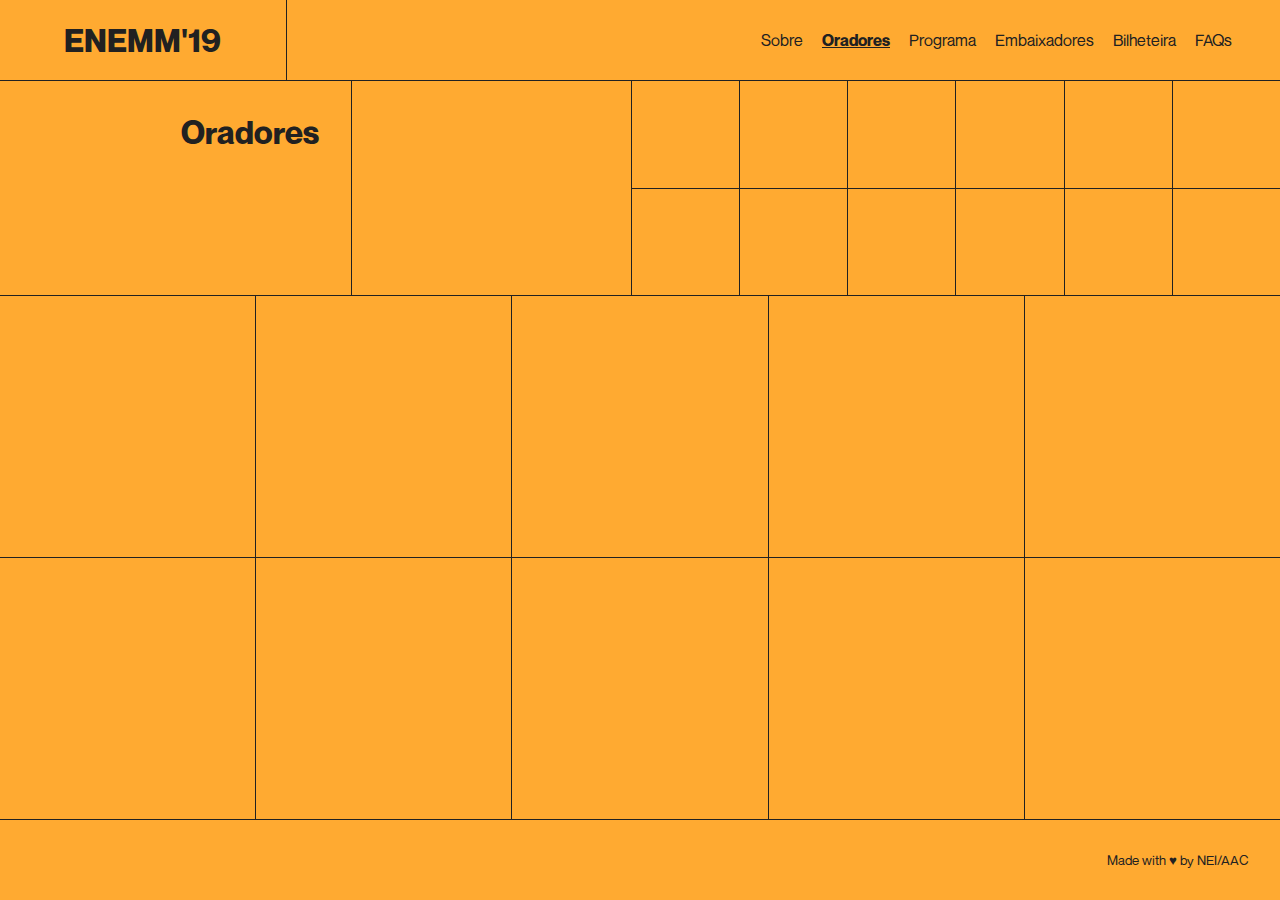
<file: speakers.html>
<!DOCTYPE html>
<html>
<head>
  <meta charset="utf-8">
  <meta http-equiv="X-UA-Compatible" content="IE=edge">
  <meta name="viewport" content="width=device-width, initial-scale=1">
  <meta name="apple-mobile-web-app-capable" content="yes">
  <meta name="mobile-web-app-capable" content="yes">
  <meta name="robots" content="noydir, noodp">
  <meta name="description" content="Encontro Nacional de Estudantes de Multimédia 2019 - Coimbra">
  <meta name="keywords" content="enemm, encontro, nacional, estudantes, multimédia, 2019, coimbra">
  <meta name="author" content="ENEMM'19">

  <meta name="twitter:card" content="ENEMM'19" />
  <meta name="twitter:site" content="https://enemm.pt" />
  <meta name="twitter:creator" content="@neiaac" />
  <meta property="og:image" content="https://enemm.pt/assets/img/logo.svg" />
  <meta property="og:title" content="ENEMM'19" />
  <meta property="og:url" content="https://enemm.pt" />
  <meta property="og:type" content="website" />
  <link rel="canonical" href="https://www.enemm.pt">
  <link rel="icon" type="image/x-icon" href="assets/img/logo.ico">

  <title>ENEMM'19</title>

  <link href="assets/css/vars.css" rel="stylesheet" />
  <link href="assets/css/fonts.css" rel="stylesheet" />
  <link href="assets/css/navbar.css" rel="stylesheet" />
  <link href="assets/css/base.css" rel="stylesheet" />
  <link href="assets/css/speakers.css" rel="stylesheet" />
</head>
<body>
  <div class="container">
    <div id="myHeader" class="item header center">
      <a href="index.html"><h1>ENEMM'19</h1></a>
    </div>
    <div id="myNavbar" class="item navbar right">
      <div class="bs">
        <a href="about.html">Sobre</a>
        <a class="active" href="speakers.html">Oradores</a>
        <a href="schedule.html">Programa</a>
        <a href="ambassadors.html">Embaixadores</a>
        <a href="tickets.html">Bilheteira</a>
        <a href="faqs.html">FAQs</a>
      </div>
      <div class="ss">
        <div id="mySidenav" class="sidenav">
          <div class="lazy">
            <div class="menu_title center">
                <h1>ENEMM'19</h1>
            </div>
          </div>
          <div class="menu_links">
            <a href="about.html"><h1>Sobre</h1></a>
            <a class="active" href="speakers.html"><h1>Oradores</h1></a>
            <a href="schedule.html"><h1>Programa</h1></a>
            <a href="ambassadors.html"><h1>Embaixadores</h1></a>
            <a href="tickets.html"><h1>Bilheteira</h1></a>
            <a href="faqs.html"><h1>FAQs</h1></a>
          </div>
        </div>
        <div id="myMenuIcon" class="menuIcon" onclick="myFunction(this), openNav(this)">
          <div id="myMenuIcon1" class="bar1"></div>
          <div id="myMenuIcon2" class="bar2"></div>
          <div id="myMenuIcon3" class="bar3"></div>
        </div>
        <script>
          function myFunction(x) {
            x.classList.toggle("change");
          }
          function openNav() {
            document.getElementById("mySidenav").classList.toggle("sidenavtoogle");
            document.getElementById("myMenuIcon").classList.toggle("menuIcontooglePosition");
            document.getElementById("myMenuIcon1").classList.toggle("menuIcontoogle");
            document.getElementById("myMenuIcon2").classList.toggle("menuIcontoogle");
            document.getElementById("myMenuIcon3").classList.toggle("menuIcontoogle");
          }
        </script>
      </div>
    </div>
    <div id="myTitle" class="item title right">
        <h1>Oradores</h1>
    </div>
    <div id="myHidden" class="item hidden"></div>
    <div id="myMatrix_Hidden" class="item matrix_hidden">
      <div class="square"></div>
      <div class="square"></div>
      <div class="square"></div>
      <div class="square"></div>
      <div class="square"></div>
      <div class="square"></div>
      <div class="square"></div>
      <div class="square"></div>
      <div class="square"></div>
      <div class="square"></div>
      <div class="square"></div>
      <div class="square"></div>
    </div>
    <div id="myMatrix_Speaker" class="item matrix_speakers">
      <div class="square speaker1" onclick="myFunction(this), openInfo(this)">
        <div class="speaker_info">
          <span class="speaker_name">Studio Mals</span><span>Studio Mals</span>
        </div>
      </div>
      <div class="square speaker_temp">
        <div class="speaker_info">
          <span class="speaker_name">Por anunciar</span>
        </div>
      </div>
      <div class="square speaker_temp">
        <div class="speaker_info">
          <span class="speaker_name">Por anunciar</span>
        </div>
      </div>
      <div class="square speaker_temp">
        <div class="speaker_info">
          <span class="speaker_name">Por anunciar</span>
        </div>
      </div>
      <div class="square speaker_temp">
        <div class="speaker_info">
          <span class="speaker_name">Por anunciar</span>
        </div>
      </div>
      <div class="square speaker_temp">
        <div class="speaker_info">
          <span class="speaker_name">Por anunciar</span>
        </div>
      </div>
      <div class="square speaker_temp">
        <div class="speaker_info">
          <span class="speaker_name">Por anunciar</span>
        </div>
      </div>
      <div class="square speaker_temp">
        <div class="speaker_info">
          <span class="speaker_name">Por anunciar</span>
        </div>
      </div>
      <div class="square speaker_temp">
        <div class="speaker_info">
          <span class="speaker_name">Por anunciar</span>
        </div>
      </div>
      <div class="square speaker_temp">
        <div class="speaker_info">
          <span class="speaker_name">Por anunciar</span>
        </div>
      </div>
    </div>
    <div id="myInfo" class="info_noshow">
        <div id="myMenuInfo" class="menuInfo" onclick="openInfo(this)">
          <div class="bar1"></div>
          <div class="bar2"></div>
        </div>
        <h1><a href="http://www.studiomals.com/">Studio Mals</a></h1>
        <h3>Sobre o nosso estúdio</h3>
        <p>O Studio Mals produz imagens e filmagens cativantes e de alta qualidade. O seu trabalho é quase sempre tangível - de preferência feito à mão. Com uma abordagem conceptual, resulta numa forte linguagem visual.</p>
        <h3>Sobre a nossa sessão</h3>
        <p>Nós sabemos que uma simples apresentação de portfólio pode tornar-se bastante aborrecida. Preferimos mostrar o que se passa por trás de cada uma das nossas criações e discutir o nosso processo. Assim, torna-se mais fácil explicar como chegamos aos nossos produtos extremamente atraentes e chamativos!</p>
        <h3>About our studio</h3>
        <p>Mals crafts high quality eye-catching images and film. Our work is often tangible -preferably handmade- and has a conceptual approach. Combined with a playful attitude, it results in a strong visual language.</p>
        <h3>About our talk</h3>
        <p>We know a simple portfolio slideshow is very boring. We prefer to show loads of behind the scenes and talk about the making of process. This way we can really get to the bottom of our ridiculously sexy crafted eye candy!  </p>
      <script>
        function openInfo() {
          document.getElementById("myInfo").classList.toggle("info_show");
          document.getElementById("myHeader").classList.toggle("grayscale_toogle");
          document.getElementById("myNavbar").classList.toggle("grayscale_toogle");
          document.getElementById("myTitle").classList.toggle("grayscale_toogle");
          document.getElementById("myHidden").classList.toggle("grayscale_toogle");
          document.getElementById("myMatrix_Hidden").classList.toggle("grayscale_toogle");
          document.getElementById("myMatrix_Speaker").classList.toggle("grayscale_toogle");
          document.getElementById("myFooter").classList.toggle("grayscale_toogle");
        }
      </script>
    </div>
    <div id="myFooter" class="item footer right">
      <small>Made with ♥ by <a href="https://nei.dei.uc.pt" target="_blank">NEI/AAC</a></small>
    </div>
  </div>
  <!-- Global site tag (gtag.js) - Google Analytics -->
  <script async src="https://www.googletagmanager.com/gtag/js?id=UA-125862664-1"></script>
  <script>
    window.dataLayer = window.dataLayer || [];
    function gtag(){dataLayer.push(arguments);}
    gtag('js', new Date());

    gtag('config', 'UA-125862664-1');
  </script>
</body>
</html>
</file>
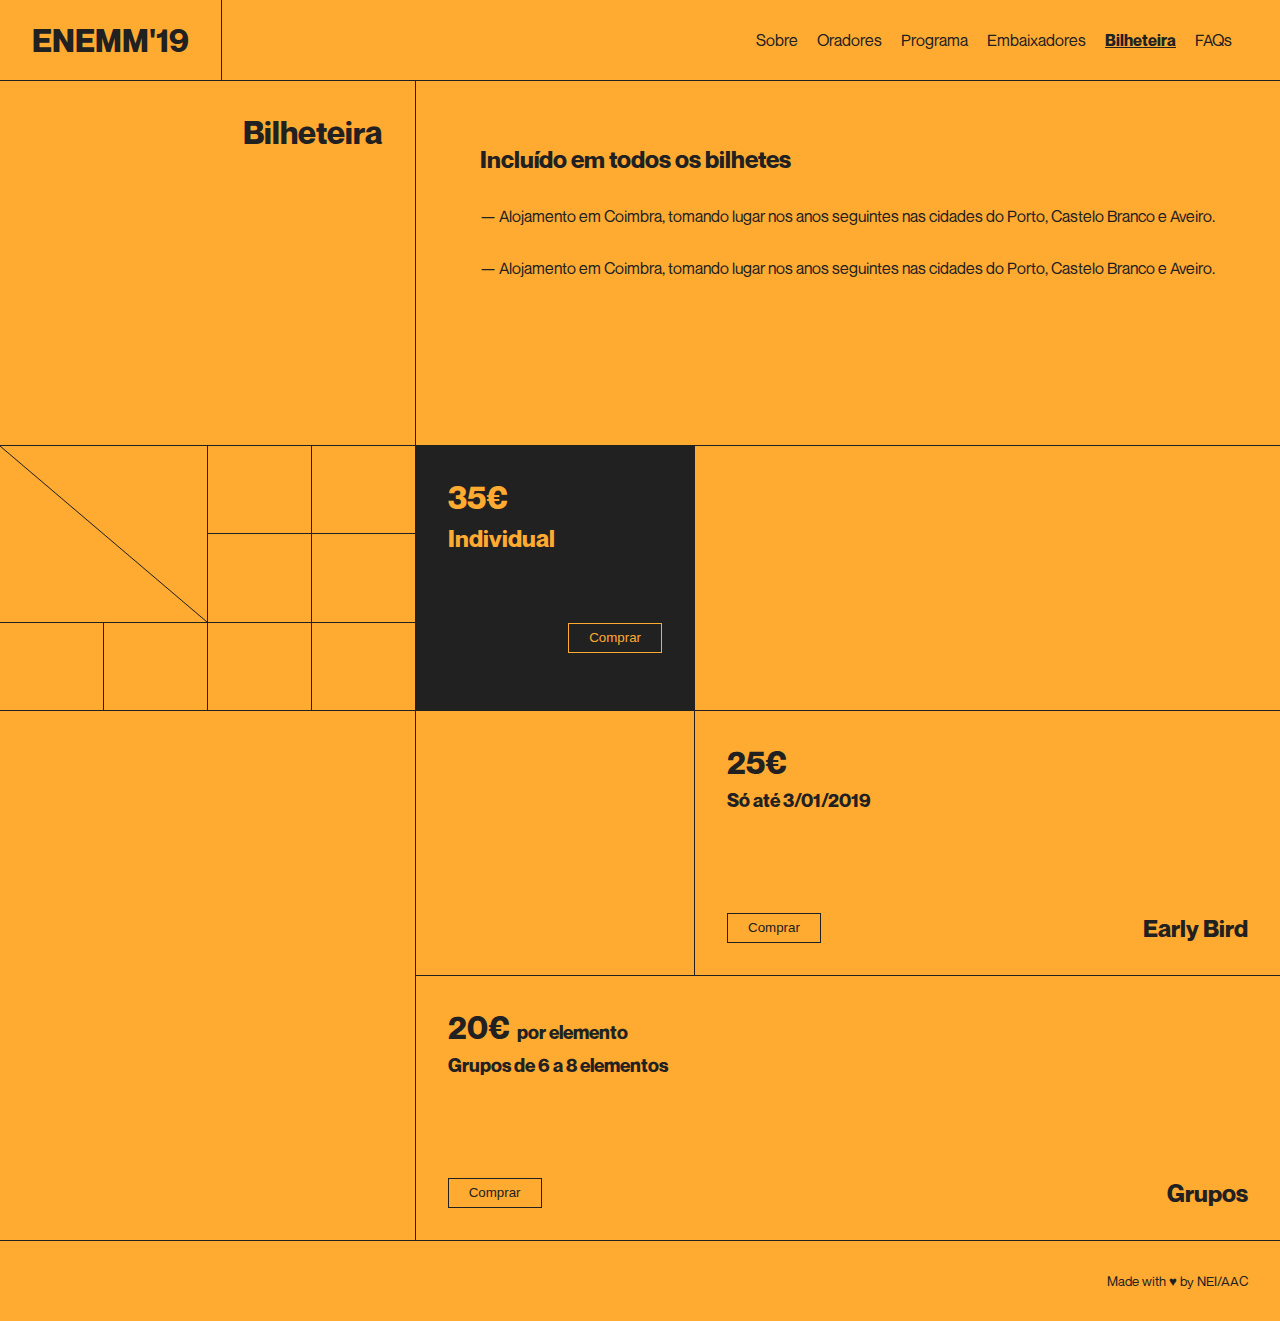
<file: tickets.html>
<!DOCTYPE html>
<html>
<head>
  <meta charset="utf-8">
  <meta http-equiv="X-UA-Compatible" content="IE=edge">
  <meta name="viewport" content="width=device-width, initial-scale=1">
  <meta name="apple-mobile-web-app-capable" content="yes">
  <meta name="mobile-web-app-capable" content="yes">
  <meta name="robots" content="noydir, noodp">
  <meta name="description" content="Encontro Nacional de Estudantes de Multimédia 2019 - Coimbra">
  <meta name="keywords" content="enemm, encontro, nacional, estudantes, multimédia, 2019, coimbra">
  <meta name="author" content="ENEMM'19">

  <meta name="twitter:card" content="ENEMM'19" />
  <meta name="twitter:site" content="https://enemm.pt" />
  <meta name="twitter:creator" content="@neiaac" />
  <meta property="og:image" content="https://enemm.pt/assets/img/logo.svg" />
  <meta property="og:title" content="ENEMM'19" />
  <meta property="og:url" content="https://enemm.pt" />
  <meta property="og:type" content="website" />
  <link rel="canonical" href="https://www.enemm.pt">
  <link rel="icon" type="image/x-icon" href="assets/img/logo.ico">

  <title>ENEMM'19</title>

  <link href="assets/css/vars.css" rel="stylesheet" />
  <link href="assets/css/fonts.css" rel="stylesheet" />
  <link href="assets/css/navbar.css" rel="stylesheet" />
  <link href="assets/css/base.css" rel="stylesheet" />
  <link href="assets/css/tickets.css" rel="stylesheet" />
</head>
<body>
  <div class="container">
    <div class="item header center">
      <a href="index.html"><h1>ENEMM'19</h1></a>
    </div>
    <div class="item navbar right">
      <div class="bs">
        <a href="about.html">Sobre</a>
        <a href="speakers.html">Oradores</a>
        <a href="schedule.html">Programa</a>
        <a href="ambassadors.html">Embaixadores</a>
        <a class="active" href="tickets.html">Bilheteira</a>
        <a href="faqs.html">FAQs</a>
      </div>
      <div class="ss">
        <div id="mySidenav" class="sidenav">
          <div class="lazy">
            <div class="menu_title center">
                <h1>ENEMM'19</h1>
            </div>
          </div>
          <div class="menu_links">
            <a href="about.html"><h1>Sobre</h1></a>
            <a href="speakers.html"><h1>Oradores</h1></a>
            <a href="schedule.html"><h1>Programa</h1></a>
            <a href="ambassadors.html"><h1>Embaixadores</h1></a>
            <a class="active" href="tickets.html"><h1>Bilheteira</h1></a>
            <a href="faqs.html"><h1>FAQs</h1></a>
          </div>
        </div>
        <div id="myMenuIcon" class="menuIcon" onclick="myFunction(this), openNav(this)">
          <div id="myMenuIcon1" class="bar1"></div>
          <div id="myMenuIcon2" class="bar2"></div>
          <div id="myMenuIcon3" class="bar3"></div>
        </div>
        <script>
          function myFunction(x) {
            x.classList.toggle("change");
          }
          function openNav() {
            document.getElementById("mySidenav").classList.toggle("sidenavtoogle");
            document.getElementById("myMenuIcon").classList.toggle("menuIcontooglePosition");
            document.getElementById("myMenuIcon1").classList.toggle("menuIcontoogle");
            document.getElementById("myMenuIcon2").classList.toggle("menuIcontoogle");
            document.getElementById("myMenuIcon3").classList.toggle("menuIcontoogle");
          }
        </script>
      </div>
    </div>
    <div class="item title right">
        <h1>Bilheteira</h1>
    </div>
    <div class="item about">
        <h2>Incluído em todos os bilhetes</h2>
        <p>— Alojamento em Coimbra, tomando lugar nos anos seguintes nas cidades do Porto, Castelo Branco e Aveiro.</p>
        <p>— Alojamento em Coimbra, tomando lugar nos anos seguintes nas cidades do Porto, Castelo Branco e Aveiro.</p>
    </div>
    <div class="item matrix">
      <div class="square line"></div>
      <div class="square"></div>
      <div class="square"></div>
      <div class="square"></div>
      <div class="square"></div>
      <div class="square"></div>
      <div class="square"></div>
      <div class="square"></div>
      <div class="square"></div>
    </div>
    <div class="item hidden1"></div>
    <div class="item price_single">
      <div class="top">
        <h1>35€</h1>
      </div>
        <h2>Individual</h2>
      <div class="bottom">
        <input type="submit" value="Comprar">
      </div>
    </div>
    <div class="item hidden2"></div>
    <div class="item hidden3"></div>
    <div class="item price_early">
      <div class="top">
        <h1>25€</h1>
      </div>
      <h3>Só até 3/01/2019</h3>
      <div class="bottom">
        <input type="submit" value="Comprar">
        <h2>Early Bird</h2>
      </div>
    </div>
    <div class="item price_group">
      <div class="top">
        <h1>20€</h1>
        <h3>por elemento</h3>
      </div>
      <h3>Grupos de 6 a 8 elementos</h3>
      <div class="bottom">
        <input type="submit" value="Comprar">
        <h2>Grupos</h2>
      </div>
    </div>
    <div class="item footer right">
      <small>Made with ♥ by <a href="https://nei.dei.uc.pt" target="_blank">NEI/AAC</a></small>
    </div>
  </div>
  <!-- Global site tag (gtag.js) - Google Analytics -->
  <script async src="https://www.googletagmanager.com/gtag/js?id=UA-125862664-1"></script>
  <script>
    window.dataLayer = window.dataLayer || [];
    function gtag(){dataLayer.push(arguments);}
    gtag('js', new Date());

    gtag('config', 'UA-125862664-1');
  </script>
</body>
</html>
</file>
<file: assets/css/vars.css>
:root {
  --color-white: #FFFFFF;
  --color-black: #212121;
  --color-gold: #FFAA31;
  --color-black: #212121;
  --color-purple: #93549B;
  --color-light-grey: #C7C7C7;
  --color-dark-grey: #716F6C;
}
</file>
<file: assets/css/fonts.css>
@font-face {
  font-family: Neue Montreal;
  src: url(../fonts/NeueMontreal-Medium.otf);
  font-weight: normal;
}

@font-face {
  font-family: Neue Montreal;
  src: url(../fonts/NeueMontreal-Bold.otf);
  font-weight: bold;
}

@font-face {
  font-family: Neue Montreal;
  src: url(../fonts/NeueMontreal-Regular.otf);
  font-weight: 400;
}
</file>
<file: assets/css/navbar.css>
.sidenav {
    height: 100%;
    width: 0;
    position: fixed;
    top: 0;
    left: 0;
    overflow-x: hidden;
    z-index: 1;
    background-color: var(--color-black);
}

.ss {
  display: none;
}

.menuIcon {
    display: none;
    position: absolute;
    top: 1.2rem;
    right: 1rem;
    cursor: pointer;
    z-index: 3;
}

.bar1, .bar2, .bar3 {
    width: 2rem;
    height: 3px;
    background-color: var(--color-purple);
    margin: 8px 0;
    transition: 0.4s;
}

.navbar .sidenav a {
    color: var(--color-white);
    text-decoration: none;
    margin: 0;
}

.navbar .sidenav a:hover {
    text-decoration: underline;
}

.navbar .sidenav .active {
  text-decoration: underline;
  font-weight: 600;
}

.menu_title {
  color: var(--color-white);
  border-bottom: 1px solid var(--color-white);
  border-right: 1px solid var(--color-white);
  top: 0;
  position: absolute;
  width: 60%;
  height: 80px;
  margin: 0;
  align-self: flex-start;
}

.menu_links {
  display: flex;
  flex-direction: column;
  justify-content:  space-around;
  align-items: center;
  padding: 70px 40px 40px 40px;
  height: 70%;
}

.lazy {
  width: 100%;
  height: 80px;
  border-bottom: 1px solid var(--color-white);
}

.menuIcontooglePosition {
  position: fixed;
}

@media (max-width: 760px) {
    .sidenav {
        padding: 0rem 0;
        transition: 0.4s ease; /* 0.5 second transition effect to slide in the sidenav */
    }

    .sidenavtoogle {
        width: 100%;
        top: 0px;
    }

    .menuIcon {
        display: inline-block;
    }

    .menuIcon .menuIcontoogle {
      background-color: var(--color-white);
    }

    .change .bar1 {
        -webkit-transform: rotate(-45deg) translate(-7px, 9px);
        transform: rotate(-45deg) translate(-7px, 9px);
    }

    .change .bar2 {
        opacity: 0;
    }

    .change .bar3 {
        -webkit-transform: rotate(45deg) translate(-8px, -9px);
        transform: rotate(45deg) translate(-7px, -9px);
    }

    .bs {
      display: none;
    }

    .ss {
      display: block;
    }
}
</file>
<file: assets/css/base.css>
html {
  font-family: Neue Montreal;
  height: 100%;
  width: 100%;
  overflow-x: hidden;
  background-color: var(--color-gold);
  color: var(--color-gold);
}

body {
  height: 100%;
  margin: 0;
}

h1, h2, h3 {
  display: inline;
  margin: 0;
}

::placeholder { /* Chrome, Firefox, Opera, Safari 10.1+ */
    color: var(--color-gold);
    opacity: 1; /* Firefox */
}

:-ms-input-placeholder { /* Internet Explorer 10-11 */
    color: var(--color-gold);
}

::-ms-input-placeholder { /* Microsoft Edge */
    color: var(--color-gold);
}

textarea:focus, input:focus, a:focus {
    outline: none;
}

input[type=submit]:hover {
  cursor: pointer;
}

p {
  margin: 0;
}

a {
  color: var(--color-gold);
  text-decoration: none;
}

a:hover {
  text-decoration: underline;
}

.navbar .active {
  font-weight: 600;
  text-decoration: underline;
}

.center {
  display: flex;
  flex-direction: column;
  justify-content: center;
  align-items: center;
}

.right {
  display: flex;
  flex-direction: row;
  justify-content: flex-end;
}

.header {
  height: 80px;
  grid-area: header;
  padding: 0 2em;
}

.navbar {
  grid-area: navbar;
  height: 80px;
  align-items: center;
  padding-right: 2em;
}

.navbar a {
  margin-right: 1em;
}

.footer {
  height: 80px;
  grid-area: footer;
  align-items: center;
  padding-right: 2em;
}
</file>
<file: assets/css/speakers.css>
html {
  background-color: var(--color-black);
  color: var(--color-black);
}

.container {
  height: 100%;
  display: grid;
  grid-template-rows: 80px 214px 1fr 80px;
  grid-template-areas:
    'header navbar navbar navbar navbar navbar'
    'title title hidden matrix_hidden matrix_hidden matrix_hidden'
    'matrix_speakers matrix_speakers matrix_speakers matrix_speakers matrix_speakers matrix_speakers'
    'footer footer footer footer footer footer';
  grid-gap: 1px;
  background-color: var(--color-black);
}

.item {
  background-color: var(--color-gold);
}

.title, .price_early, .price_group, .price_single {
  padding: 2em;
}

.title {
  grid-area: title;
  min-width: 100px;
  min-height: 150px;
}

.matrix_hidden {
  grid-area: matrix_hidden;
  display: grid;
  grid-template-rows: repeat(2, 1fr);
  grid-template-columns: repeat(6, 1fr);
  grid-gap: 1px;
  background-color: var(--color-black);
  height: 214px;
}

.matrix_hidden .square {
  background-color: var(--color-gold);
  min-width: 75px;
  min-height: 75px;
}

.hidden {
  grid-area: hidden;
  min-width: 214px;
}

.matrix_speakers {
  grid-area: matrix_speakers;
  display: grid;
  grid-template-rows: repeat(2, 1fr);
  grid-template-columns: repeat(5, 1fr);
  grid-gap: 1px;
  background-color: var(--color-black);
}

.matrix_speakers .square {
  background-color: var(--color-gold);
  min-width: 100px;
  min-height: 200px;
}

.speaker1 {
  display: flex;
  align-items: flex-end;
  background-image: url(file:///Users/luisgonzaganunesmoreira/Desktop/enemm/assets/img/speaker1.jpg);
  background-size: cover;
  cursor: pointer;
}

.speaker_temp {
  display: flex;
  align-items: flex-end;
  background-image: url(file:///Users/luisgonzaganunesmoreira/Desktop/enemm/assets/img/person.png);
  background-size: cover;
  cursor: default;
}

.speaker_info {
  display: none;
}

.speaker_info p:last-child{
  padding-top: .2em;
  font-weight: 100;
}

.speaker1:hover > .speaker_info, .speaker_temp:hover > .speaker_info {
  display: inline-flex;
  flex-direction: column;
  padding: .5em;
  background-color: var(--color-black);
  color: var(--color-gold);
  font-weight: 500;
  font-size: 14px;
}

.speaker_name {
  font-weight: bold;
}

a {
  color: var(--color-black);
}

/* NAVBAR MENU ICON */
.bar1, .bar2, .bar3 {
    background-color: var(--color-black);
}

html .info_show {
  position: fixed;
  overflow-y: scroll;
  display: flex;
  flex-direction: column;
  justify-content: flex-start;
  width: 600px;
  top: 0;
  bottom: 0;
  right: 0;
  z-index: 10;
  background: var(--color-black);
  color: var(--color-gold);
}

.info_noshow {
  display: none;
}

.info_noshow a {
  color: var(--color-gold);
}

.info_show p, .info_show h1, .info_show h3 {
  margin: 1rem 2rem;
}

.info_show h1 {
  margin-top: 2rem;
}

.info_show h3 {
    margin-top: 1.5rem;
    margin-bottom: 0.5rem;
}

.menuInfo {
    position: absolute;
    top: 1.2rem;
    right: 1rem;
    cursor: pointer;
}

.menuInfo .bar1, .menuInfo .bar2, .menuInfo .bar3 {
    background-color: var(--color-gold);
}

.menuInfo .bar1 {
    -webkit-transform: rotate(-45deg) translate(-1px, 6px);
    transform: rotate(-45deg) translate(-1px, 6px);
}

.menuInfo .bar2 {
    -webkit-transform: rotate(45deg) translate(-2px, -7px);
    transform: rotate(45deg) translate(-2px, -7px);
}

.grayscale_toogle {
    overflow-y: hidden;
    -webkit-filter: grayscale(100%);
    -moz-filter: grayscale(100%);
    filter: grayscale(100%);
}

@media (max-width: 950px) {
  .container {
      grid-template-rows: 80px 80px 1fr 80px;
      grid-template-areas:
        'header navbar'
        'title hidden'
        'matrix_speakers matrix_speakers'
        'footer footer'
  }

  .matrix_speakers {
    grid-template-rows: repeat(4, 1fr);
    grid-template-columns: repeat(3, 1fr);
  }

  .matrix_hidden {
    display: none;
  }

  .title {
    justify-content: center;
    align-items: center;
    min-width: 0;
    min-height: 0;
  }

  .hidden {
    min-width: 0;
  }
}

@media (max-width: 760px) {
  .container {
    grid-template-rows: 80px 80px 1fr 80px;
      grid-template-areas:
        'header navbar'
        'title title'
        'matrix_speakers matrix_speakers'
        'footer footer'
  }

  .matrix_speakers {
    grid-template-rows: repeat(10, 1fr);
    grid-template-columns: repeat(1, 1fr);
  }

  .matrix_hidden, .hidden {
    display: none;
  }

  .title {
    justify-content: flex-start;
  }

  .matrix_speakers .square {
    min-height: 300px;
  }

  html .info_show {
    width: 100%;
    top: 0;
    bottom: 0;
  }
}
</file>
<file: assets/css/tickets.css>
html {
  background-color: var(--color-black);
  color: var(--color-black);
}

.container {
  height: 100%;
  display: grid;
  grid-template-rows: 80px 1fr 1fr 1fr 1fr 80px;
  grid-template-areas:
    'header navbar navbar navbar navbar navbar'
    'title title about about about about'
    'matrix matrix price_single hidden1 hidden1 hidden1'
    'hidden2 hidden2 hidden3 price_early price_early price_early'
    'hidden2 hidden2 price_group price_group price_group price_group'
    'footer footer footer footer footer footer';
  grid-gap: 1px;
  background-color: var(--color-black);
}

.item {
  background-color: var(--color-gold);
}

.title, .price_early, .price_group, .price_single {
  padding: 2em;
}

.title {
  grid-area: title;
  min-width: 350px;
  min-height: 300px;
}

.about {
  grid-area: about;
  padding: 4em;
}

.about h2, .about p {
  margin-top: 2em;
}

.matrix {
  grid-area: matrix;
  display: grid;
  grid-template-rows: repeat(3, 1fr);
  grid-template-columns: repeat(4, 1fr);
  grid-gap: 1px;
  background-color: var(--color-black);
}

.square {
  background-color: var(--color-gold);
  min-height: 50px;
}

.line {
  grid-row: 1 / span 2;
  grid-column: 1 / span 2;
  background:
       linear-gradient(to top right,
           var(--color-gold) 0%,
           var(--color-gold) calc(50% - 0.8px),
           var(--color-black) 50%,
           var(--color-gold) calc(50% + 0.8px),
           var(--color-gold) 100%);
}

.hidden1 {
  grid-area: hidden1;
}

.hidden2 {
  grid-area: hidden2;
}

.hidden3 {
  grid-area: hidden3;
}

.price_single, .price_early, .price_group {
  height: 200px;
  display: flex;
  flex-direction: column;
}

.price_single {
  grid-area: price_single;
  background-color: var(--color-black);
  color: var(--color-gold);
}

.price_early {
  grid-area: price_early;
}

.price_group {
  grid-area: price_group;
}

.top {
    margin-bottom: .5em;
    align-items: flex-start;
}

.price_group .top h1 {
  padding-right: .25rem;
}

.bottom {
  height: 50%;
  display: flex;
  flex-direction: row;
  align-items: flex-end;
  justify-content: space-between;
}

.price_single .bottom {
  justify-content: flex-end;
}

.price_single h3, .price_early h3, .price_group h3 {
  height:54px;
}

input {
  background-color: transparent;
  border: 1px solid var(--color-black);
  border-radius: 0;
  color: var(--color-black);
  padding: .5em 1.5em;
}

.price_single input{
  border: 1px solid var(--color-gold);
  color: var(--color-gold);
}

input:hover {
  background-color: var(--color-black);
  border: 1px solid var(--color-black);
  color: var(--color-gold);
}

.price_single input:hover{
  background-color: var(--color-gold);
  border: 1px solid var(--color-black);
  color: var(--color-black);
}

a {
  color: var(--color-black);
}

/* NAVBAR MENU ICON */
.bar1, .bar2, .bar3 {
    background-color: var(--color-black);
}

@media (min-width: 701px) and (max-width: 950px) {
  .title{
    min-width:200px;
    min-height: 0;
  }

  .price_single, .price_early, .price_group {
    height: 200px;
  }
}


@media (max-width: 760px) {
.container {
    grid-template-rows: 80px 80px 1fr 1fr 1fr 1fr 80px;
    grid-template-areas:
      'header navbar'
      'title title'
      'about about'
      'price_single price_single'
      'price_early price_early'
      'price_group price_group'
      'footer footer'
}

  .hidden1, .hidden2, .hidden3, .matrix {
    display: none;
  }

  .title, .about, .price_single, .price_group, .price_early {
    padding: 2em;
  }

  .title {
    justify-content: flex-start;
    align-items: center;
    min-width: 0;
    min-height: 0;
  }
}
</file>
